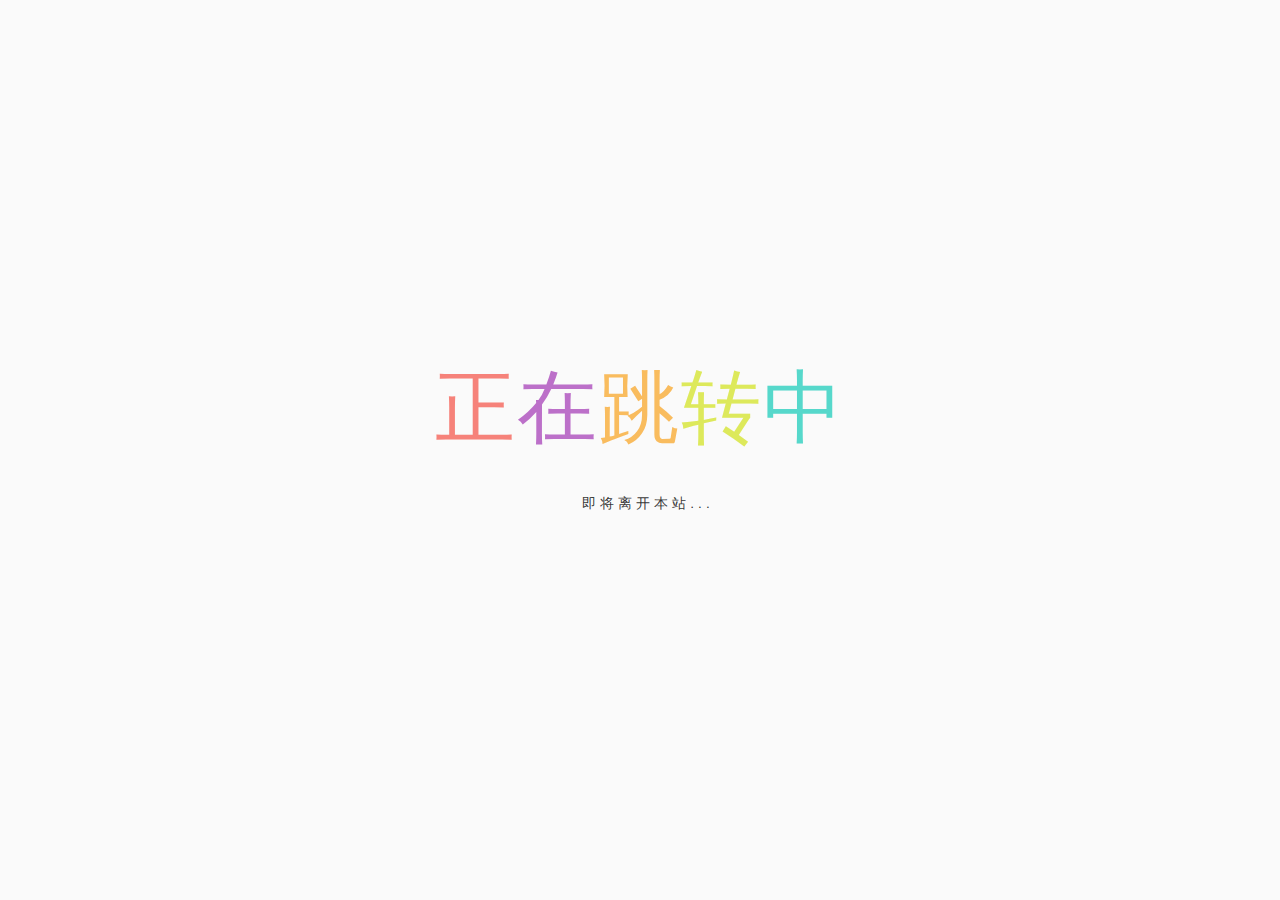
<file: chat/index.html>
<html><head><meta http-equiv="Content-Type" content="text/html; charset=utf8"/><title>联系CC</title><meta itemprop="name" content="联系CC"/><meta itemprop="image" content="https://jsd.cdn.zzko.cn/gh/ccknbc-backup/cdn/logo/logo.png"/><meta name="description" itemprop="description" content="与CC聊天吧"/><meta http-equiv="refresh" content="2; url=https://www.tidio.com/talk/cc"/><style>@charset "utf-8";@import url("https://fonts.googleapis.com/css?family=Fredoka+One|Open+Sans:300");*,:after,:before{box-sizing:border-box}body{font-family:Fredoka One,cursive;font-size:1pc;margin:0}#app{display:-ms-flexbox;display:flex;-ms-flex-pack:center;justify-content:center;-ms-flex-align:center;align-items:center;min-height:100vh;background:hsla(0,0%,98%,.9);overflow:hidden}.text-wrapper{padding:0 1rem;max-width:50rem;width:100%;text-align:center}.text{font-size:5em;text-transform:uppercase;letter-spacing:2px;font-family:"Microsoft YaHei";}.text .letter{position:relative;display:inline-block;transition:all .4s}.text .letter .character{opacity:.65;transition:color .4s;cursor:pointer}.text .letter span{position:absolute;bottom:-1rem;left:.4rem;display:block;width:100%;height:15px}.text .letter span:before{content:'';position:absolute;top:50%;left:50%;width:0;height:0;transform:translate(-50%, -50%);border-radius:50%;background:rgba(0,0,0,.25)}.text .letter:hover .character{color:#fff!important}.text.part1 .letter:nth-child(1).poofed{transform-origin:50% 50%;animation:poofing1 1.4s ease-in-out infinite alternate}@keyframes poofing1{0%{transform:rotateZ(0deg) rotateY(0) translateY(0px) scale(1)}50%{transform:rotateZ(0deg) rotateY(360deg) translateY(0px) scale(1)}56%{transform:rotateZ(459deg) rotateY(360deg) translateY(0px) scale(1)}to{transform:rotateZ(459deg) rotateY(360deg) translateY(-700px) scale(0.01)}}.text.part1 .letter:nth-child(1) .character{color:#f44336;animation:wave 1.2s linear infinite;animation-delay:.33333s}.text.part1 .letter:nth-child(1) span:before{animation:shadow 1.2s linear infinite;animation-delay:.33333s}.text.part1 .letter:nth-child(2).poofed{transform-origin:50% 50%;animation:poofing2 1.4s ease-in-out infinite alternate}@keyframes poofing2{0%{transform:rotateZ(0deg) rotateY(0) translateY(0px) scale(1)}50%{transform:rotateZ(0deg) rotateY(360deg) translateY(0px) scale(1)}56%{transform:rotateZ(540deg) rotateY(360deg) translateY(0px) scale(1)}to{transform:rotateZ(540deg) rotateY(360deg) translateY(-700px) scale(0.01)}}.text.part1 .letter:nth-child(2) .character{color:#9c27b0;animation:wave 1.2s linear infinite;animation-delay:.66667s}.text.part1 .letter:nth-child(2) span:before{animation:shadow 1.2s linear infinite;animation-delay:.66667s}.text.part1 .letter:nth-child(3).poofed{transform-origin:50% 50%;animation:poofing3 1.4s ease-in-out infinite alternate}@keyframes poofing3{0%{transform:rotateZ(0deg) rotateY(0) translateY(0px) scale(1)}50%{transform:rotateZ(0deg) rotateY(360deg) translateY(0px) scale(1)}56%{transform:rotateZ(264deg) rotateY(360deg) translateY(0px) scale(1)}to{transform:rotateZ(264deg) rotateY(360deg) translateY(-700px) scale(0.01)}}.text.part1 .letter:nth-child(3) .character{color:#f99b0c;animation:wave 1.2s linear infinite;animation-delay:1s}.text.part1 .letter:nth-child(3) span:before{animation:shadow 1.2s linear infinite;animation-delay:1s}.text.part1 .letter:nth-child(4).poofed{transform-origin:50% 50%;animation:poofing4 1.4s ease-in-out infinite alternate}@keyframes poofing4{0%{transform:rotateZ(0deg) rotateY(0) translateY(0px) scale(1)}50%{transform:rotateZ(0deg) rotateY(360deg) translateY(0px) scale(1)}56%{transform:rotateZ(42deg) rotateY(360deg) translateY(0px) scale(1)}to{transform:rotateZ(42deg) rotateY(360deg) translateY(-700px) scale(0.01)}}.text.part1 .letter:nth-child(4) .character{color:#cee007;animation:wave 1.2s linear infinite;animation-delay:1.33333s}.text.part1 .letter:nth-child(4) span:before{animation:shadow 1.2s linear infinite;animation-delay:1.33333s}.text.part1 .letter:nth-child(5).poofed{transform-origin:50% 50%;animation:poofing5 1.4s ease-in-out infinite alternate}@keyframes poofing5{0%{transform:rotateZ(0deg) rotateY(0) translateY(0px) scale(1)}50%{transform:rotateZ(0deg) rotateY(360deg) translateY(0px) scale(1)}56%{transform:rotateZ(384deg) rotateY(360deg) translateY(0px) scale(1)}to{transform:rotateZ(384deg) rotateY(360deg) translateY(-700px) scale(0.01)}}.text.part1 .letter:nth-child(5) .character{color:#00c6b2;animation:wave 1.2s linear infinite;animation-delay:1.66667s}.text.part1 .letter:nth-child(5) span:before{animation:shadow 1.2s linear infinite;animation-delay:1.66667s}.text.part1 .letter:nth-child(6).poofed{transform-origin:50% 50%;animation:poofing6 1.4s ease-in-out infinite alternate}@keyframes poofing6{0%{transform:rotateZ(0deg) rotateY(0) translateY(0px) scale(1)}50%{transform:rotateZ(0deg) rotateY(360deg) translateY(0px) scale(1)}56%{transform:rotateZ(156deg) rotateY(360deg) translateY(0px) scale(1)}to{transform:rotateZ(156deg) rotateY(360deg) translateY(-700px) scale(0.01)}}.text.part1 .letter:nth-child(6) .character{color:#f44336;animation:wave 1.2s linear infinite;animation-delay:2s}.text.part1 .letter:nth-child(6) span:before{animation:shadow 1.2s linear infinite;animation-delay:2s}.text.part1 .letter:nth-child(7).poofed{transform-origin:50% 50%;animation:poofing7 1.4s ease-in-out infinite alternate}@keyframes poofing7{0%{transform:rotateZ(0deg) rotateY(0) translateY(0px) scale(1)}50%{transform:rotateZ(0deg) rotateY(360deg) translateY(0px) scale(1)}56%{transform:rotateZ(156deg) rotateY(360deg) translateY(0px) scale(1)}to{transform:rotateZ(156deg) rotateY(360deg) translateY(-700px) scale(0.01)}}.text.part1 .letter:nth-child(7) .character{color:#4caf50;animation:wave 1.2s linear infinite;animation-delay:2.5s}.text.part1 .letter:nth-child(7) span:before{animation:shadow 1.2s linear infinite;animation-delay:3s}.text.part2 span:nth-child(1).poofed{animation:sec_poofing1 1.4s ease-in-out infinite alternate}@keyframes sec_poofing1{0%{transform:rotateZ(0deg) rotateY(0) translateY(0px) scale(1)}50%{transform:rotateZ(0deg) rotateY(360deg) translateY(0px) scale(1)}56%{transform:rotateZ(268deg) rotateY(360deg) translateY(0px) scale(1)}to{transform:rotateZ(268deg) rotateY(360deg) translateY(-700px) scale(0.01)}}.text.part2 span:nth-child(1) .character{color:#ff5a5f;animation:wave 1.2s linear infinite;animation-delay:2.33333s}.text.part2 span:nth-child(1) span:before{animation:shadow 1.2s linear infinite;animation-delay:2.33333s}.text.part2 span:nth-child(2).poofed{animation:sec_poofing2 1.4s ease-in-out infinite alternate}@keyframes sec_poofing2{0%{transform:rotateZ(0deg) rotateY(0) translateY(0px) scale(1)}50%{transform:rotateZ(0deg) rotateY(360deg) translateY(0px) scale(1)}56%{transform:rotateZ(135deg) rotateY(360deg) translateY(0px) scale(1)}to{transform:rotateZ(135deg) rotateY(360deg) translateY(-700px) scale(0.01)}}.text.part2 span:nth-child(2) .character{color:#f99b0c;animation:wave 1.2s linear infinite;animation-delay:2.66667s}.text.part2 span:nth-child(2) span:before{animation:shadow 1.2s linear infinite;animation-delay:2.66667s}.text.part2 span:nth-child(3).poofed{animation:sec_poofing3 1.4s ease-in-out infinite alternate}@keyframes sec_poofing3{0%{transform:rotateZ(0deg) rotateY(0) translateY(0px) scale(1)}50%{transform:rotateZ(0deg) rotateY(360deg) translateY(0px) scale(1)}56%{transform:rotateZ(442deg) rotateY(360deg) translateY(0px) scale(1)}to{transform:rotateZ(442deg) rotateY(360deg) translateY(-700px) scale(0.01)}}.text.part2 span:nth-child(3) .character{color:#cee007;animation:wave 1.2s linear infinite;animation-delay:3s}.text.part2 span:nth-child(3) span:before{animation:shadow 1.2s linear infinite;animation-delay:3s}.text.part2 span:nth-child(4).poofed{animation:sec_poofing4 1.4s ease-in-out infinite alternate}@keyframes sec_poofing4{0%{transform:rotateZ(0deg) rotateY(0) translateY(0px) scale(1)}50%{transform:rotateZ(0deg) rotateY(360deg) translateY(0px) scale(1)}56%{transform:rotateZ(525deg) rotateY(360deg) translateY(0px) scale(1)}to{transform:rotateZ(525deg) rotateY(360deg) translateY(-700px) scale(0.01)}}.text.part2 span:nth-child(4) .character{color:#00c6b2;animation:wave 1.2s linear infinite;animation-delay:3.33333s}.text.part2 span:nth-child(4) span:before{animation:shadow 1.2s linear infinite;animation-delay:3.33333s}.text.part2 span:nth-child(5).poofed{animation:sec_poofing5 1.4s ease-in-out infinite alternate}@keyframes sec_poofing5{0%{transform:rotateZ(0deg) rotateY(0) translateY(0px) scale(1)}50%{transform:rotateZ(0deg) rotateY(360deg) translateY(0px) scale(1)}56%{transform:rotateZ(419deg) rotateY(360deg) translateY(0px) scale(1)}to{transform:rotateZ(419deg) rotateY(360deg) translateY(-700px) scale(0.01)}}.text.part2 span:nth-child(5) .character{color:#4e2a84;animation:wave 1.2s linear infinite;animation-delay:3.66667s}.text.part2 span:nth-child(5) span:before{animation:shadow 1.2s linear infinite;animation-delay:3.66667s}.text.part2 span:nth-child(6).poofed{animation:sec_poofing6 1.4s ease-in-out infinite alternate}@keyframes sec_poofing6{0%{transform:rotateZ(0deg) rotateY(0) translateY(0px) scale(1)}50%{transform:rotateZ(0deg) rotateY(360deg) translateY(0px) scale(1)}56%{transform:rotateZ(246deg) rotateY(360deg) translateY(0px) scale(1)}to{transform:rotateZ(246deg) rotateY(360deg) translateY(-700px) scale(0.01)}}.text.part2 span:nth-child(6) .character{color:#9c27b0;animation:wave 1.2s linear infinite;animation-delay:4s}.text.part2 span:nth-child(6) span:before{animation:shadow 1.2s linear infinite;animation-delay:4s}.text.part2 span:nth-child(7).poofed{animation:sec_poofing7 1.4s ease-in-out infinite alternate}@keyframes sec_poofing7{0%{transform:rotateZ(0deg) rotateY(0) translateY(0px) scale(1)}50%{transform:rotateZ(0deg) rotateY(360deg) translateY(0px) scale(1)}56%{transform:rotateZ(206deg) rotateY(360deg) translateY(0px) scale(1)}to{transform:rotateZ(206deg) rotateY(360deg) translateY(-700px) scale(0.01)}}.text.part2 span:nth-child(7) .character{color:#f99b0c;animation:wave 1.2s linear infinite;animation-delay:4.33333s}.text.part2 span:nth-child(7) span:before{animation:shadow 1.2s linear infinite;animation-delay:4.33333s}.text.part2 span:nth-child(8).poofed{animation:sec_poofing8 1.4s ease-in-out infinite alternate}@keyframes sec_poofing8{0%{transform:rotateZ(0deg) rotateY(0) translateY(0px) scale(1)}50%{transform:rotateZ(0deg) rotateY(360deg) translateY(0px) scale(1)}56%{transform:rotateZ(60deg) rotateY(360deg) translateY(0px) scale(1)}to{transform:rotateZ(60deg) rotateY(360deg) translateY(-700px) scale(0.01)}}.text.part2 span:nth-child(8) .character{color:#cee007;animation:wave 1.2s linear infinite;animation-delay:4.66667s}.text.part2 span:nth-child(8) span:before{animation:shadow 1.2s linear infinite;animation-delay:4.66667s}.text.part2 span:nth-child(9).poofed{animation:sec_poofing9 1.4s ease-in-out infinite alternate}@keyframes sec_poofing9{0%{transform:rotateZ(0deg) rotateY(0) translateY(0px) scale(1)}50%{transform:rotateZ(0deg) rotateY(360deg) translateY(0px) scale(1)}56%{transform:rotateZ(496deg) rotateY(360deg) translateY(0px) scale(1)}to{transform:rotateZ(496deg) rotateY(360deg) translateY(-700px) scale(0.01)}}.text.part2 span:nth-child(9) .character{color:#00c6b2;animation:wave 1.2s linear infinite;animation-delay:5s}.text.part2 span:nth-child(9) span:before{animation:shadow 1.2s linear infinite;animation-delay:5s}@keyframes wave{0%{transform:translateY(0)}50%{transform:translateY(-10px)}to{transform:translateY(0)}}@keyframes shadow{0%{width:0;height:0}50%{width:100%;height:100%}to{width:0;height:0}}.how-to{margin:2rem 0 2rem 1rem;font-family:Opens Sans,sans-serif;font-weight:300;font-size:.85em;letter-spacing:4px;color:rgba(0,0,0,.8)}@keyframes rotate{0%{transform:rotateZ(0) scale(0.7)}to{transform:rotateZ(360deg) scale(0.7)}}@media only screen and (max-width:767px){.text{font-size:6em}.text .letter span{bottom:.5rem}}@media only screen and (max-width:480px){.text{font-size:7em}.text .letter span{bottom:0}}
@media screen and (max-device-width: 800px) {
    .text-wrapper{max-width: 100%;}
    .text{font-size:9rem;}
    .how-to{font-size:2.5rem;margin: 7rem 0 2rem 1rem;}
}</style></head><body><div id="app"><div class="text-wrapper"><div class="text part1"><div><span class="letter"><div class="character">正</div><span></span></span><span class="letter"><div class="character">在</div><span></span></span><span class="letter"><div class="character">跳</div><span></span></span><span class="letter"><div class="character">转</div><span></span></span><span class="letter"><div class="character">中</div><span></span></span></div></div><div class="how-to"><span>即将离开本站...</span></div></div></div></body></html>
</file>
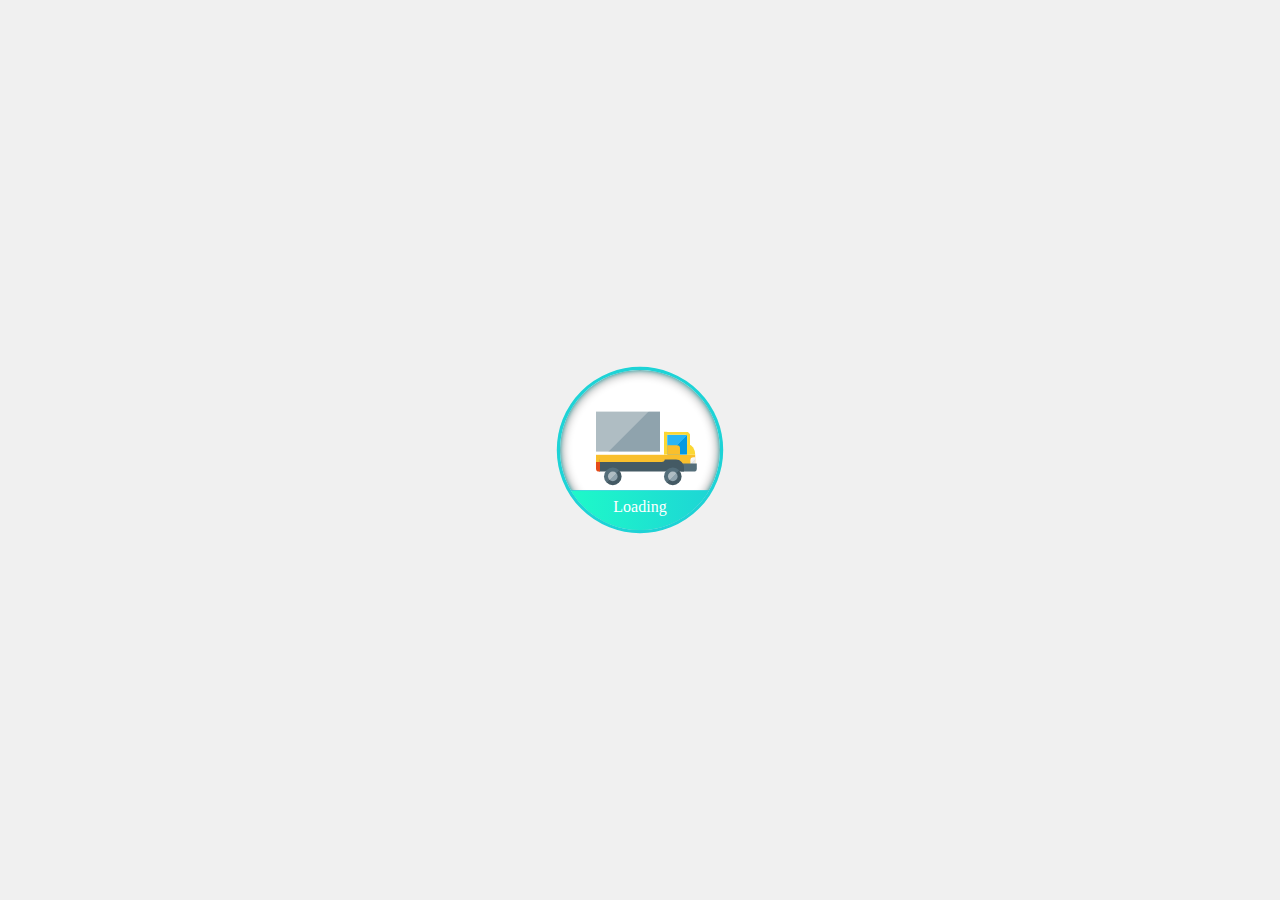
<file: lete/index.html>
<!DOCTYPE html><html lang="zh-cn"><head><meta charset="UTF-8"><title>Lete乐特</title><meta itemprop="name" content="Lete乐特"><meta itemprop="image" content="https://www.lete114.top/img/avatar.png"><meta name="description" itemprop="description" content="我相信我可以，但我一直在路上，所以我有无限的可能！！"><meta http-equiv="refresh" content="2; url=https://www.lete114.top/"><style>body{padding:0;margin:0;background-color:#f0f0f0;font-family:'Segoe UI'}.loader-wrapper{position:fixed;z-index:1090;height:100vh;width:100vw;background-color:rgba(240,240,240,.5)}.truck-wrapper{height:200px;width:200px;border:4px solid #1dd3d6;position:absolute;top:50%;left:50%;transform:translateX(-50%) translateY(-50%) scale(.8);background:#fff;animation:bg .5s linear infinite;border-radius:100%;overflow:hidden;box-shadow:inset 0 0 10px 4px rgba(0,0,0,.3),inset 0 0 5px 0 #1dd3d6}.truck-wrapper:after{content:'Loading';font-size:20px;position:absolute;bottom:0;text-align:center;width:100%;border-top:1px solid #1dd3d6;background:#1efcc8;background:-moz-linear-gradient(left,rgba(30,252,200,1) 0,rgba(29,211,214,1) 100%);background:-webkit-linear-gradient(left,rgba(30,252,200,1) 0,rgba(29,211,214,1) 100%);background:linear-gradient(to right,rgba(30,252,200,1) 0,rgba(29,211,214,1) 100%);color:#fff;padding-top:8px;padding-bottom:18px;animation:bg 3s linear infinite}.truck{height:110px;width:150px;position:absolute;bottom:48px;left:calc(50% + 10px);transform:translateX(-50%)}.truck>.truck-container{background:#afbdc3;background:-moz-linear-gradient(-45deg,rgba(175,189,195,1) 0,rgba(175,189,195,1) 50%,rgba(143,163,173,1) 51%,rgba(143,163,173,1) 100%);background:-webkit-linear-gradient(-45deg,rgba(175,189,195,1) 0,rgba(175,189,195,1) 50%,rgba(143,163,173,1) 51%,rgba(143,163,173,1) 100%);background:linear-gradient(135deg,rgba(175,189,195,1) 0,rgba(175,189,195,1) 50%,rgba(143,163,173,1) 51%,rgba(143,163,173,1) 100%);height:50px;width:80px;position:absolute;top:10px;left:10px;animation:container .4s linear infinite}.truck>.glases{background:#28b5f5;background:-moz-linear-gradient(-45deg,rgba(40,181,245,1) 0,rgba(40,181,245,1) 50%,rgba(2,153,227,1) 52%,rgba(2,153,227,1) 100%);background:-webkit-linear-gradient(-45deg,rgba(40,181,245,1) 0,rgba(40,181,245,1) 50%,rgba(2,153,227,1) 52%,rgba(2,153,227,1) 100%);background:linear-gradient(135deg,rgba(40,181,245,1) 0,rgba(40,181,245,1) 50%,rgba(2,153,227,1) 52%,rgba(2,153,227,1) 100%);position:absolute;height:25px;width:25px;border:4px solid #fbd734;border-bottom:none;top:35px;left:95px;border-top-right-radius:6px;animation:updown-half .4s linear infinite}.truck>.glases:after{content:'';display:block;background-color:#fbd734;height:13px;width:10px;position:absolute;right:-10px;bottom:0;border-radius:10px/15px;border-bottom-right-radius:0;border-bottom-left-radius:0;border-top-left-radius:0}.truck>.glases:before{content:'';display:block;background-color:#f9bf2c;height:12px;width:16px;position:absolute;left:0;bottom:0;border-top-right-radius:4px}.truck>.bonet{background-color:#f9bf2c;position:absolute;width:124px;height:15px;top:64px;left:10px;z-index:-1;animation:updown .4s linear infinite}.truck>.bonet:after{content:'';display:block;background:#fff;background:-moz-linear-gradient(-45deg,rgba(255,255,255,1) 0,rgba(241,241,241,1) 50%,rgba(225,225,225,1) 51%,rgba(246,246,246,1) 100%);background:-webkit-linear-gradient(-45deg,rgba(255,255,255,1) 0,rgba(241,241,241,1) 50%,rgba(225,225,225,1) 51%,rgba(246,246,246,1) 100%);background:linear-gradient(135deg,rgba(255,255,255,1) 0,rgba(241,241,241,1) 50%,rgba(225,225,225,1) 51%,rgba(246,246,246,1) 100%);height:10px;width:6px;position:absolute;right:0;bottom:2px;border-top-left-radius:4px}.truck>.base{position:absolute;background-color:#445a64;width:106px;height:15px;border-top-right-radius:10px;top:70px;left:14px;animation:updown .4s linear infinite}.truck>.base:before{content:'';display:block;background-color:#e54a18;height:12px;width:5px;position:absolute;left:-4px;bottom:0;border-bottom-left-radius:4px}.truck>.base:after{content:'';display:block;background-color:RGB(84,110,122);height:10px;width:20px;position:absolute;right:-16px;bottom:0;border-bottom-right-radius:4px;z-index:-1}.truck>.base-aux{width:82px;height:8px;background-color:#f9bf2c;position:absolute;top:65px;left:14px;border-bottom-right-radius:4px;animation:updown .4s linear infinite}.truck>.wheel-back{left:20px}.truck>.wheel-front{left:95px}.truck>.wheel-back,.truck>.wheel-front{border-radius:100%;position:absolute;background:#546e7a;background:-moz-linear-gradient(-45deg,rgba(84,110,122,1) 0,rgba(84,110,122,1) 49%,rgba(68,90,100,1) 52%,rgba(68,90,100,1) 100%);background:-webkit-linear-gradient(-45deg,rgba(84,110,122,1) 0,rgba(84,110,122,1) 49%,rgba(68,90,100,1) 52%,rgba(68,90,100,1) 100%);background:linear-gradient(135deg,rgba(84,110,122,1) 0,rgba(84,110,122,1) 49%,rgba(68,90,100,1) 52%,rgba(68,90,100,1) 100%);top:80px;height:22px;width:22px;animation:spin .6s linear infinite}.truck>.wheel-back:before,.truck>.wheel-front:before{content:'';border-radius:100%;left:5px;top:5px;position:absolute;background:#afbdc3;background:-moz-linear-gradient(-45deg,rgba(175,189,195,1) 0,rgba(175,189,195,1) 50%,rgba(143,163,173,1) 51%,rgba(143,163,173,1) 100%);background:-webkit-linear-gradient(-45deg,rgba(175,189,195,1) 0,rgba(175,189,195,1) 50%,rgba(143,163,173,1) 51%,rgba(143,163,173,1) 100%);background:linear-gradient(135deg,rgba(175,189,195,1) 0,rgba(175,189,195,1) 50%,rgba(143,163,173,1) 51%,rgba(143,163,173,1) 100%);height:12px;width:12px}@keyframes spin{50%{top:81px}100%{transform:rotate(360deg)}}@keyframes container{30%{transform:rotate(1deg)}50%{top:11px}70%{top:10px;transform:rotate(-1deg)}}.truck>.smoke{position:absolute;background-color:#afbdc3;border-radius:100%;width:8px;height:8px;top:90px;left:6px;animation:fade .4s linear infinite;opacity:0}.truck>.smoke:after{content:'';position:absolute;background-color:RGB(143,163,173);border-radius:100%;width:6px;height:6px;top:-4px;left:4px}.truck>.smoke:before{content:'';position:absolute;background-color:RGB(143,163,173);border-radius:100%;width:4px;height:4px;top:-2px;left:0}@keyframes fade{30%{opacity:.3;left:7px}50%{opacity:.5;left:6px}70%{opacity:.1;left:4px}90%{opacity:.4;left:2px}}@keyframes bg{from{background-position-x:0}to{background-position-x:-400px}}@keyframes updown{50%{transform:translateY(-20%)}70%{transform:translateY(-10%)}}@keyframes updown-half{50%{transform:translateY(-10%)}70%{transform:translateY(-5%)}}</style></head><body><div class="loader-wrapper"><div class="truck-wrapper"><div class="truck"><div class="truck-container"></div><div class="glases"></div><div class="bonet"></div><div class="base"></div><div class="base-aux"></div><div class="wheel-back"></div><div class="wheel-front"></div><div class="smoke"></div></div></div></div></body></html>
</file>
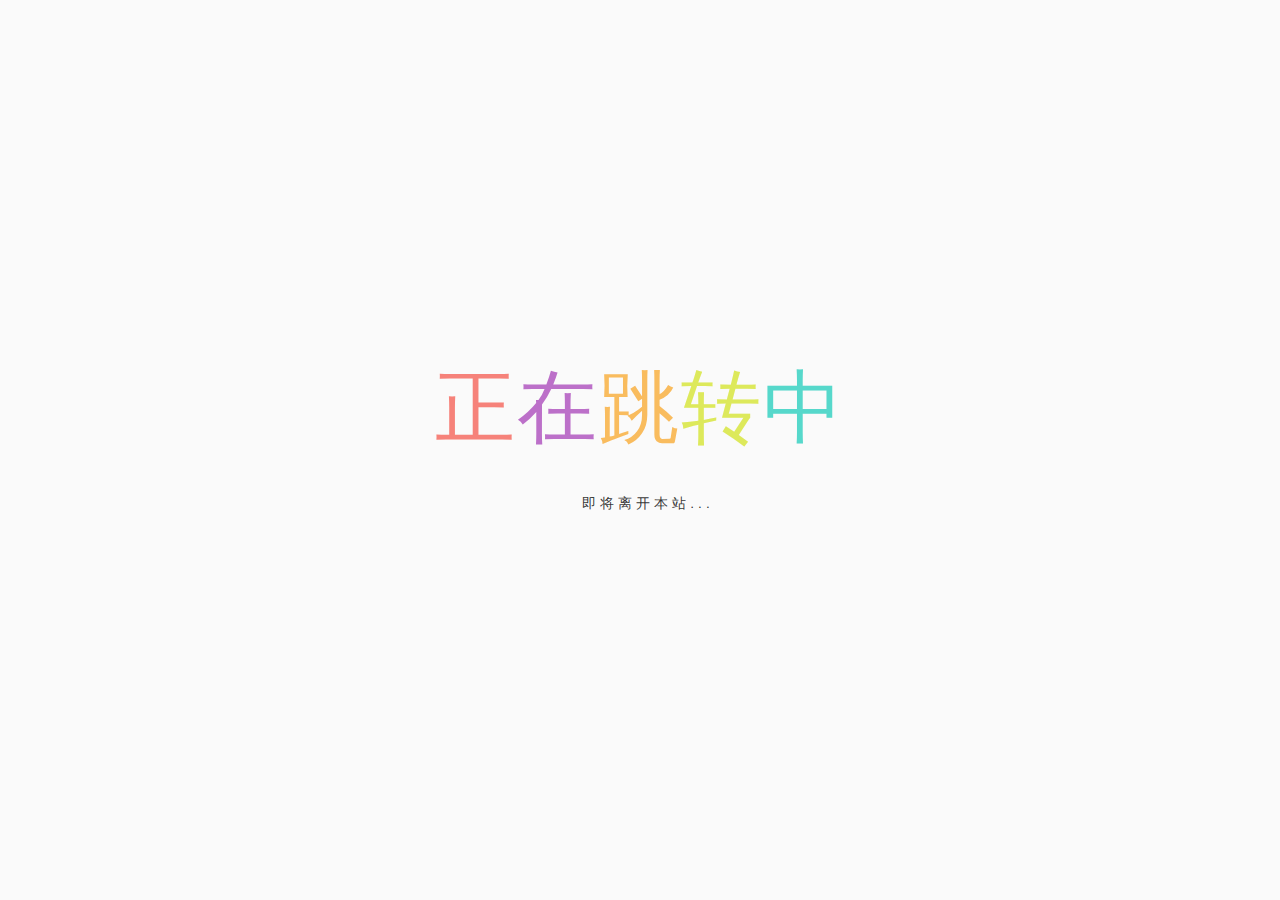
<file: nav/index.html>
<html><head><meta http-equiv="Content-Type" content="text/html; charset=utf8"/><title>CC的导航站</title><meta itemprop="name" content="CC的导航站"/><meta itemprop="image" content="https://jsd.cdn.zzko.cn/gh/ccknbc-backup/cdn/logo/logo.png"/><meta name="description" itemprop="description" content="CC的导航站"/><meta http-equiv="refresh" content="2; url=https://daohang.ccknbc.cc/"/><style>@charset "utf-8";@import url("https://fonts.googleapis.com/css?family=Fredoka+One|Open+Sans:300");*,:after,:before{box-sizing:border-box}body{font-family:Fredoka One,cursive;font-size:1pc;margin:0}#app{display:-ms-flexbox;display:flex;-ms-flex-pack:center;justify-content:center;-ms-flex-align:center;align-items:center;min-height:100vh;background:hsla(0,0%,98%,.9);overflow:hidden}.text-wrapper{padding:0 1rem;max-width:50rem;width:100%;text-align:center}.text{font-size:5em;text-transform:uppercase;letter-spacing:2px;font-family:"Microsoft YaHei";}.text .letter{position:relative;display:inline-block;transition:all .4s}.text .letter .character{opacity:.65;transition:color .4s;cursor:pointer}.text .letter span{position:absolute;bottom:-1rem;left:.4rem;display:block;width:100%;height:15px}.text .letter span:before{content:'';position:absolute;top:50%;left:50%;width:0;height:0;transform:translate(-50%, -50%);border-radius:50%;background:rgba(0,0,0,.25)}.text .letter:hover .character{color:#fff!important}.text.part1 .letter:nth-child(1).poofed{transform-origin:50% 50%;animation:poofing1 1.4s ease-in-out infinite alternate}@keyframes poofing1{0%{transform:rotateZ(0deg) rotateY(0) translateY(0px) scale(1)}50%{transform:rotateZ(0deg) rotateY(360deg) translateY(0px) scale(1)}56%{transform:rotateZ(459deg) rotateY(360deg) translateY(0px) scale(1)}to{transform:rotateZ(459deg) rotateY(360deg) translateY(-700px) scale(0.01)}}.text.part1 .letter:nth-child(1) .character{color:#f44336;animation:wave 1.2s linear infinite;animation-delay:.33333s}.text.part1 .letter:nth-child(1) span:before{animation:shadow 1.2s linear infinite;animation-delay:.33333s}.text.part1 .letter:nth-child(2).poofed{transform-origin:50% 50%;animation:poofing2 1.4s ease-in-out infinite alternate}@keyframes poofing2{0%{transform:rotateZ(0deg) rotateY(0) translateY(0px) scale(1)}50%{transform:rotateZ(0deg) rotateY(360deg) translateY(0px) scale(1)}56%{transform:rotateZ(540deg) rotateY(360deg) translateY(0px) scale(1)}to{transform:rotateZ(540deg) rotateY(360deg) translateY(-700px) scale(0.01)}}.text.part1 .letter:nth-child(2) .character{color:#9c27b0;animation:wave 1.2s linear infinite;animation-delay:.66667s}.text.part1 .letter:nth-child(2) span:before{animation:shadow 1.2s linear infinite;animation-delay:.66667s}.text.part1 .letter:nth-child(3).poofed{transform-origin:50% 50%;animation:poofing3 1.4s ease-in-out infinite alternate}@keyframes poofing3{0%{transform:rotateZ(0deg) rotateY(0) translateY(0px) scale(1)}50%{transform:rotateZ(0deg) rotateY(360deg) translateY(0px) scale(1)}56%{transform:rotateZ(264deg) rotateY(360deg) translateY(0px) scale(1)}to{transform:rotateZ(264deg) rotateY(360deg) translateY(-700px) scale(0.01)}}.text.part1 .letter:nth-child(3) .character{color:#f99b0c;animation:wave 1.2s linear infinite;animation-delay:1s}.text.part1 .letter:nth-child(3) span:before{animation:shadow 1.2s linear infinite;animation-delay:1s}.text.part1 .letter:nth-child(4).poofed{transform-origin:50% 50%;animation:poofing4 1.4s ease-in-out infinite alternate}@keyframes poofing4{0%{transform:rotateZ(0deg) rotateY(0) translateY(0px) scale(1)}50%{transform:rotateZ(0deg) rotateY(360deg) translateY(0px) scale(1)}56%{transform:rotateZ(42deg) rotateY(360deg) translateY(0px) scale(1)}to{transform:rotateZ(42deg) rotateY(360deg) translateY(-700px) scale(0.01)}}.text.part1 .letter:nth-child(4) .character{color:#cee007;animation:wave 1.2s linear infinite;animation-delay:1.33333s}.text.part1 .letter:nth-child(4) span:before{animation:shadow 1.2s linear infinite;animation-delay:1.33333s}.text.part1 .letter:nth-child(5).poofed{transform-origin:50% 50%;animation:poofing5 1.4s ease-in-out infinite alternate}@keyframes poofing5{0%{transform:rotateZ(0deg) rotateY(0) translateY(0px) scale(1)}50%{transform:rotateZ(0deg) rotateY(360deg) translateY(0px) scale(1)}56%{transform:rotateZ(384deg) rotateY(360deg) translateY(0px) scale(1)}to{transform:rotateZ(384deg) rotateY(360deg) translateY(-700px) scale(0.01)}}.text.part1 .letter:nth-child(5) .character{color:#00c6b2;animation:wave 1.2s linear infinite;animation-delay:1.66667s}.text.part1 .letter:nth-child(5) span:before{animation:shadow 1.2s linear infinite;animation-delay:1.66667s}.text.part1 .letter:nth-child(6).poofed{transform-origin:50% 50%;animation:poofing6 1.4s ease-in-out infinite alternate}@keyframes poofing6{0%{transform:rotateZ(0deg) rotateY(0) translateY(0px) scale(1)}50%{transform:rotateZ(0deg) rotateY(360deg) translateY(0px) scale(1)}56%{transform:rotateZ(156deg) rotateY(360deg) translateY(0px) scale(1)}to{transform:rotateZ(156deg) rotateY(360deg) translateY(-700px) scale(0.01)}}.text.part1 .letter:nth-child(6) .character{color:#f44336;animation:wave 1.2s linear infinite;animation-delay:2s}.text.part1 .letter:nth-child(6) span:before{animation:shadow 1.2s linear infinite;animation-delay:2s}.text.part1 .letter:nth-child(7).poofed{transform-origin:50% 50%;animation:poofing7 1.4s ease-in-out infinite alternate}@keyframes poofing7{0%{transform:rotateZ(0deg) rotateY(0) translateY(0px) scale(1)}50%{transform:rotateZ(0deg) rotateY(360deg) translateY(0px) scale(1)}56%{transform:rotateZ(156deg) rotateY(360deg) translateY(0px) scale(1)}to{transform:rotateZ(156deg) rotateY(360deg) translateY(-700px) scale(0.01)}}.text.part1 .letter:nth-child(7) .character{color:#4caf50;animation:wave 1.2s linear infinite;animation-delay:2.5s}.text.part1 .letter:nth-child(7) span:before{animation:shadow 1.2s linear infinite;animation-delay:3s}.text.part2 span:nth-child(1).poofed{animation:sec_poofing1 1.4s ease-in-out infinite alternate}@keyframes sec_poofing1{0%{transform:rotateZ(0deg) rotateY(0) translateY(0px) scale(1)}50%{transform:rotateZ(0deg) rotateY(360deg) translateY(0px) scale(1)}56%{transform:rotateZ(268deg) rotateY(360deg) translateY(0px) scale(1)}to{transform:rotateZ(268deg) rotateY(360deg) translateY(-700px) scale(0.01)}}.text.part2 span:nth-child(1) .character{color:#ff5a5f;animation:wave 1.2s linear infinite;animation-delay:2.33333s}.text.part2 span:nth-child(1) span:before{animation:shadow 1.2s linear infinite;animation-delay:2.33333s}.text.part2 span:nth-child(2).poofed{animation:sec_poofing2 1.4s ease-in-out infinite alternate}@keyframes sec_poofing2{0%{transform:rotateZ(0deg) rotateY(0) translateY(0px) scale(1)}50%{transform:rotateZ(0deg) rotateY(360deg) translateY(0px) scale(1)}56%{transform:rotateZ(135deg) rotateY(360deg) translateY(0px) scale(1)}to{transform:rotateZ(135deg) rotateY(360deg) translateY(-700px) scale(0.01)}}.text.part2 span:nth-child(2) .character{color:#f99b0c;animation:wave 1.2s linear infinite;animation-delay:2.66667s}.text.part2 span:nth-child(2) span:before{animation:shadow 1.2s linear infinite;animation-delay:2.66667s}.text.part2 span:nth-child(3).poofed{animation:sec_poofing3 1.4s ease-in-out infinite alternate}@keyframes sec_poofing3{0%{transform:rotateZ(0deg) rotateY(0) translateY(0px) scale(1)}50%{transform:rotateZ(0deg) rotateY(360deg) translateY(0px) scale(1)}56%{transform:rotateZ(442deg) rotateY(360deg) translateY(0px) scale(1)}to{transform:rotateZ(442deg) rotateY(360deg) translateY(-700px) scale(0.01)}}.text.part2 span:nth-child(3) .character{color:#cee007;animation:wave 1.2s linear infinite;animation-delay:3s}.text.part2 span:nth-child(3) span:before{animation:shadow 1.2s linear infinite;animation-delay:3s}.text.part2 span:nth-child(4).poofed{animation:sec_poofing4 1.4s ease-in-out infinite alternate}@keyframes sec_poofing4{0%{transform:rotateZ(0deg) rotateY(0) translateY(0px) scale(1)}50%{transform:rotateZ(0deg) rotateY(360deg) translateY(0px) scale(1)}56%{transform:rotateZ(525deg) rotateY(360deg) translateY(0px) scale(1)}to{transform:rotateZ(525deg) rotateY(360deg) translateY(-700px) scale(0.01)}}.text.part2 span:nth-child(4) .character{color:#00c6b2;animation:wave 1.2s linear infinite;animation-delay:3.33333s}.text.part2 span:nth-child(4) span:before{animation:shadow 1.2s linear infinite;animation-delay:3.33333s}.text.part2 span:nth-child(5).poofed{animation:sec_poofing5 1.4s ease-in-out infinite alternate}@keyframes sec_poofing5{0%{transform:rotateZ(0deg) rotateY(0) translateY(0px) scale(1)}50%{transform:rotateZ(0deg) rotateY(360deg) translateY(0px) scale(1)}56%{transform:rotateZ(419deg) rotateY(360deg) translateY(0px) scale(1)}to{transform:rotateZ(419deg) rotateY(360deg) translateY(-700px) scale(0.01)}}.text.part2 span:nth-child(5) .character{color:#4e2a84;animation:wave 1.2s linear infinite;animation-delay:3.66667s}.text.part2 span:nth-child(5) span:before{animation:shadow 1.2s linear infinite;animation-delay:3.66667s}.text.part2 span:nth-child(6).poofed{animation:sec_poofing6 1.4s ease-in-out infinite alternate}@keyframes sec_poofing6{0%{transform:rotateZ(0deg) rotateY(0) translateY(0px) scale(1)}50%{transform:rotateZ(0deg) rotateY(360deg) translateY(0px) scale(1)}56%{transform:rotateZ(246deg) rotateY(360deg) translateY(0px) scale(1)}to{transform:rotateZ(246deg) rotateY(360deg) translateY(-700px) scale(0.01)}}.text.part2 span:nth-child(6) .character{color:#9c27b0;animation:wave 1.2s linear infinite;animation-delay:4s}.text.part2 span:nth-child(6) span:before{animation:shadow 1.2s linear infinite;animation-delay:4s}.text.part2 span:nth-child(7).poofed{animation:sec_poofing7 1.4s ease-in-out infinite alternate}@keyframes sec_poofing7{0%{transform:rotateZ(0deg) rotateY(0) translateY(0px) scale(1)}50%{transform:rotateZ(0deg) rotateY(360deg) translateY(0px) scale(1)}56%{transform:rotateZ(206deg) rotateY(360deg) translateY(0px) scale(1)}to{transform:rotateZ(206deg) rotateY(360deg) translateY(-700px) scale(0.01)}}.text.part2 span:nth-child(7) .character{color:#f99b0c;animation:wave 1.2s linear infinite;animation-delay:4.33333s}.text.part2 span:nth-child(7) span:before{animation:shadow 1.2s linear infinite;animation-delay:4.33333s}.text.part2 span:nth-child(8).poofed{animation:sec_poofing8 1.4s ease-in-out infinite alternate}@keyframes sec_poofing8{0%{transform:rotateZ(0deg) rotateY(0) translateY(0px) scale(1)}50%{transform:rotateZ(0deg) rotateY(360deg) translateY(0px) scale(1)}56%{transform:rotateZ(60deg) rotateY(360deg) translateY(0px) scale(1)}to{transform:rotateZ(60deg) rotateY(360deg) translateY(-700px) scale(0.01)}}.text.part2 span:nth-child(8) .character{color:#cee007;animation:wave 1.2s linear infinite;animation-delay:4.66667s}.text.part2 span:nth-child(8) span:before{animation:shadow 1.2s linear infinite;animation-delay:4.66667s}.text.part2 span:nth-child(9).poofed{animation:sec_poofing9 1.4s ease-in-out infinite alternate}@keyframes sec_poofing9{0%{transform:rotateZ(0deg) rotateY(0) translateY(0px) scale(1)}50%{transform:rotateZ(0deg) rotateY(360deg) translateY(0px) scale(1)}56%{transform:rotateZ(496deg) rotateY(360deg) translateY(0px) scale(1)}to{transform:rotateZ(496deg) rotateY(360deg) translateY(-700px) scale(0.01)}}.text.part2 span:nth-child(9) .character{color:#00c6b2;animation:wave 1.2s linear infinite;animation-delay:5s}.text.part2 span:nth-child(9) span:before{animation:shadow 1.2s linear infinite;animation-delay:5s}@keyframes wave{0%{transform:translateY(0)}50%{transform:translateY(-10px)}to{transform:translateY(0)}}@keyframes shadow{0%{width:0;height:0}50%{width:100%;height:100%}to{width:0;height:0}}.how-to{margin:2rem 0 2rem 1rem;font-family:Opens Sans,sans-serif;font-weight:300;font-size:.85em;letter-spacing:4px;color:rgba(0,0,0,.8)}@keyframes rotate{0%{transform:rotateZ(0) scale(0.7)}to{transform:rotateZ(360deg) scale(0.7)}}@media only screen and (max-width:767px){.text{font-size:6em}.text .letter span{bottom:.5rem}}@media only screen and (max-width:480px){.text{font-size:7em}.text .letter span{bottom:0}}
@media screen and (max-device-width: 800px) {
    .text-wrapper{max-width: 100%;}
    .text{font-size:9rem;}
    .how-to{font-size:2.5rem;margin: 7rem 0 2rem 1rem;}
}</style></head><body><div id="app"><div class="text-wrapper"><div class="text part1"><div><span class="letter"><div class="character">正</div><span></span></span><span class="letter"><div class="character">在</div><span></span></span><span class="letter"><div class="character">跳</div><span></span></span><span class="letter"><div class="character">转</div><span></span></span><span class="letter"><div class="character">中</div><span></span></span></div></div><div class="how-to"><span>即将离开本站...</span></div></div></div></body></html>
</file>
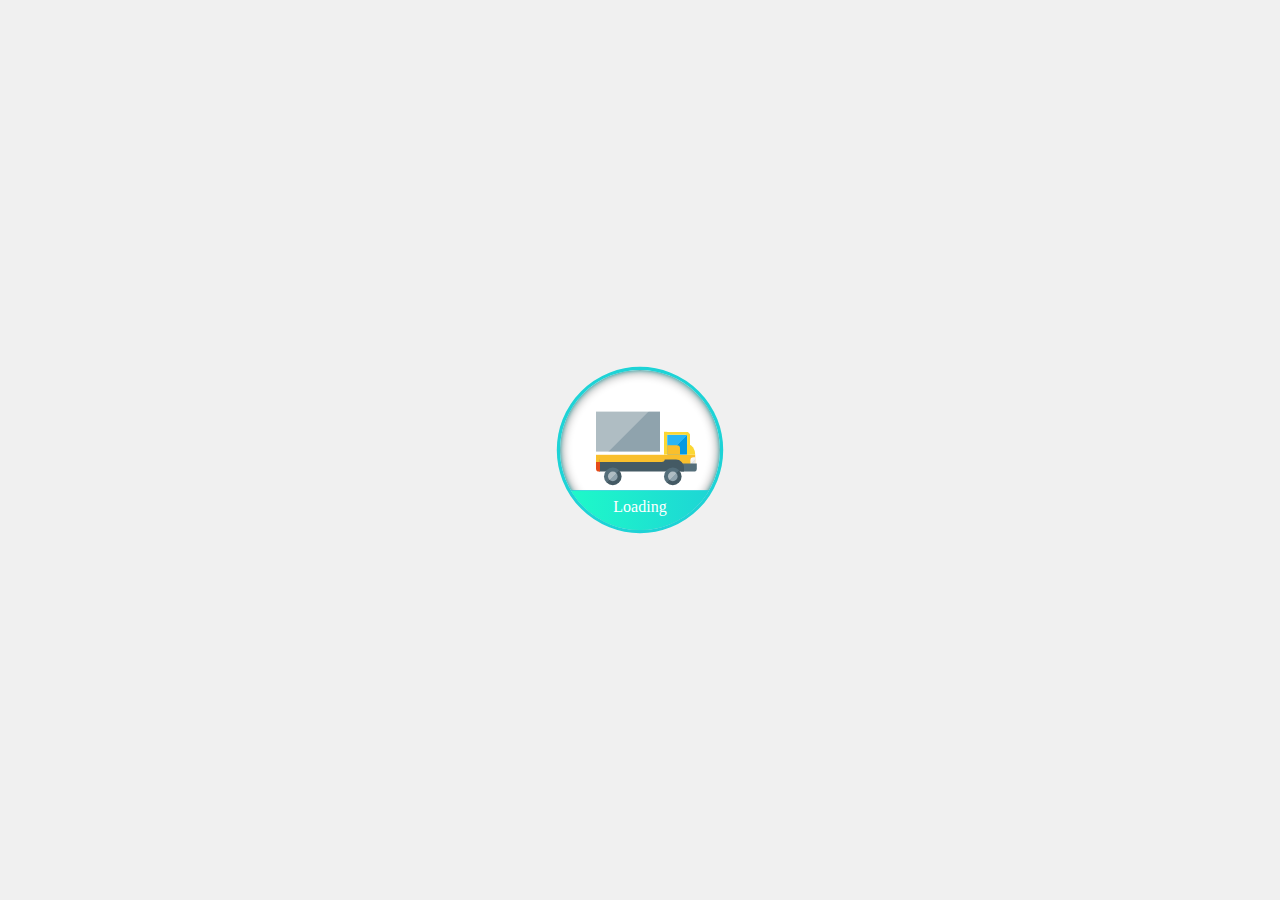
<file: zykj/index.html>
<!DOCTYPE html><html lang="zh-cn"><head><meta charset="UTF-8"><title>卓越科技</title><meta itemprop="name" content="卓越科技"><meta itemprop="image" content="https://jsd.cdn.zzko.cn/gh/zykjofficial/zykjhome.github.io@master/img/Avatar.png"><meta name="description" itemprop="description" content="Remarkable life,for science and technology."><meta http-equiv="refresh" content="2; url=https://zykjofficial.top/"><style>body{padding:0;margin:0;background-color:#f0f0f0;font-family:'Segoe UI'}.loader-wrapper{position:fixed;z-index:1090;height:100vh;width:100vw;background-color:rgba(240,240,240,.5)}.truck-wrapper{height:200px;width:200px;border:4px solid #1dd3d6;position:absolute;top:50%;left:50%;transform:translateX(-50%) translateY(-50%) scale(.8);background:#fff;animation:bg .5s linear infinite;border-radius:100%;overflow:hidden;box-shadow:inset 0 0 10px 4px rgba(0,0,0,.3),inset 0 0 5px 0 #1dd3d6}.truck-wrapper:after{content:'Loading';font-size:20px;position:absolute;bottom:0;text-align:center;width:100%;border-top:1px solid #1dd3d6;background:#1efcc8;background:-moz-linear-gradient(left,rgba(30,252,200,1) 0,rgba(29,211,214,1) 100%);background:-webkit-linear-gradient(left,rgba(30,252,200,1) 0,rgba(29,211,214,1) 100%);background:linear-gradient(to right,rgba(30,252,200,1) 0,rgba(29,211,214,1) 100%);color:#fff;padding-top:8px;padding-bottom:18px;animation:bg 3s linear infinite}.truck{height:110px;width:150px;position:absolute;bottom:48px;left:calc(50% + 10px);transform:translateX(-50%)}.truck>.truck-container{background:#afbdc3;background:-moz-linear-gradient(-45deg,rgba(175,189,195,1) 0,rgba(175,189,195,1) 50%,rgba(143,163,173,1) 51%,rgba(143,163,173,1) 100%);background:-webkit-linear-gradient(-45deg,rgba(175,189,195,1) 0,rgba(175,189,195,1) 50%,rgba(143,163,173,1) 51%,rgba(143,163,173,1) 100%);background:linear-gradient(135deg,rgba(175,189,195,1) 0,rgba(175,189,195,1) 50%,rgba(143,163,173,1) 51%,rgba(143,163,173,1) 100%);height:50px;width:80px;position:absolute;top:10px;left:10px;animation:container .4s linear infinite}.truck>.glases{background:#28b5f5;background:-moz-linear-gradient(-45deg,rgba(40,181,245,1) 0,rgba(40,181,245,1) 50%,rgba(2,153,227,1) 52%,rgba(2,153,227,1) 100%);background:-webkit-linear-gradient(-45deg,rgba(40,181,245,1) 0,rgba(40,181,245,1) 50%,rgba(2,153,227,1) 52%,rgba(2,153,227,1) 100%);background:linear-gradient(135deg,rgba(40,181,245,1) 0,rgba(40,181,245,1) 50%,rgba(2,153,227,1) 52%,rgba(2,153,227,1) 100%);position:absolute;height:25px;width:25px;border:4px solid #fbd734;border-bottom:none;top:35px;left:95px;border-top-right-radius:6px;animation:updown-half .4s linear infinite}.truck>.glases:after{content:'';display:block;background-color:#fbd734;height:13px;width:10px;position:absolute;right:-10px;bottom:0;border-radius:10px/15px;border-bottom-right-radius:0;border-bottom-left-radius:0;border-top-left-radius:0}.truck>.glases:before{content:'';display:block;background-color:#f9bf2c;height:12px;width:16px;position:absolute;left:0;bottom:0;border-top-right-radius:4px}.truck>.bonet{background-color:#f9bf2c;position:absolute;width:124px;height:15px;top:64px;left:10px;z-index:-1;animation:updown .4s linear infinite}.truck>.bonet:after{content:'';display:block;background:#fff;background:-moz-linear-gradient(-45deg,rgba(255,255,255,1) 0,rgba(241,241,241,1) 50%,rgba(225,225,225,1) 51%,rgba(246,246,246,1) 100%);background:-webkit-linear-gradient(-45deg,rgba(255,255,255,1) 0,rgba(241,241,241,1) 50%,rgba(225,225,225,1) 51%,rgba(246,246,246,1) 100%);background:linear-gradient(135deg,rgba(255,255,255,1) 0,rgba(241,241,241,1) 50%,rgba(225,225,225,1) 51%,rgba(246,246,246,1) 100%);height:10px;width:6px;position:absolute;right:0;bottom:2px;border-top-left-radius:4px}.truck>.base{position:absolute;background-color:#445a64;width:106px;height:15px;border-top-right-radius:10px;top:70px;left:14px;animation:updown .4s linear infinite}.truck>.base:before{content:'';display:block;background-color:#e54a18;height:12px;width:5px;position:absolute;left:-4px;bottom:0;border-bottom-left-radius:4px}.truck>.base:after{content:'';display:block;background-color:RGB(84,110,122);height:10px;width:20px;position:absolute;right:-16px;bottom:0;border-bottom-right-radius:4px;z-index:-1}.truck>.base-aux{width:82px;height:8px;background-color:#f9bf2c;position:absolute;top:65px;left:14px;border-bottom-right-radius:4px;animation:updown .4s linear infinite}.truck>.wheel-back{left:20px}.truck>.wheel-front{left:95px}.truck>.wheel-back,.truck>.wheel-front{border-radius:100%;position:absolute;background:#546e7a;background:-moz-linear-gradient(-45deg,rgba(84,110,122,1) 0,rgba(84,110,122,1) 49%,rgba(68,90,100,1) 52%,rgba(68,90,100,1) 100%);background:-webkit-linear-gradient(-45deg,rgba(84,110,122,1) 0,rgba(84,110,122,1) 49%,rgba(68,90,100,1) 52%,rgba(68,90,100,1) 100%);background:linear-gradient(135deg,rgba(84,110,122,1) 0,rgba(84,110,122,1) 49%,rgba(68,90,100,1) 52%,rgba(68,90,100,1) 100%);top:80px;height:22px;width:22px;animation:spin .6s linear infinite}.truck>.wheel-back:before,.truck>.wheel-front:before{content:'';border-radius:100%;left:5px;top:5px;position:absolute;background:#afbdc3;background:-moz-linear-gradient(-45deg,rgba(175,189,195,1) 0,rgba(175,189,195,1) 50%,rgba(143,163,173,1) 51%,rgba(143,163,173,1) 100%);background:-webkit-linear-gradient(-45deg,rgba(175,189,195,1) 0,rgba(175,189,195,1) 50%,rgba(143,163,173,1) 51%,rgba(143,163,173,1) 100%);background:linear-gradient(135deg,rgba(175,189,195,1) 0,rgba(175,189,195,1) 50%,rgba(143,163,173,1) 51%,rgba(143,163,173,1) 100%);height:12px;width:12px}@keyframes spin{50%{top:81px}100%{transform:rotate(360deg)}}@keyframes container{30%{transform:rotate(1deg)}50%{top:11px}70%{top:10px;transform:rotate(-1deg)}}.truck>.smoke{position:absolute;background-color:#afbdc3;border-radius:100%;width:8px;height:8px;top:90px;left:6px;animation:fade .4s linear infinite;opacity:0}.truck>.smoke:after{content:'';position:absolute;background-color:RGB(143,163,173);border-radius:100%;width:6px;height:6px;top:-4px;left:4px}.truck>.smoke:before{content:'';position:absolute;background-color:RGB(143,163,173);border-radius:100%;width:4px;height:4px;top:-2px;left:0}@keyframes fade{30%{opacity:.3;left:7px}50%{opacity:.5;left:6px}70%{opacity:.1;left:4px}90%{opacity:.4;left:2px}}@keyframes bg{from{background-position-x:0}to{background-position-x:-400px}}@keyframes updown{50%{transform:translateY(-20%)}70%{transform:translateY(-10%)}}@keyframes updown-half{50%{transform:translateY(-10%)}70%{transform:translateY(-5%)}}</style></head><body><div class="loader-wrapper"><div class="truck-wrapper"><div class="truck"><div class="truck-container"></div><div class="glases"></div><div class="bonet"></div><div class="base"></div><div class="base-aux"></div><div class="wheel-back"></div><div class="wheel-front"></div><div class="smoke"></div></div></div></div></body></html>
</file>
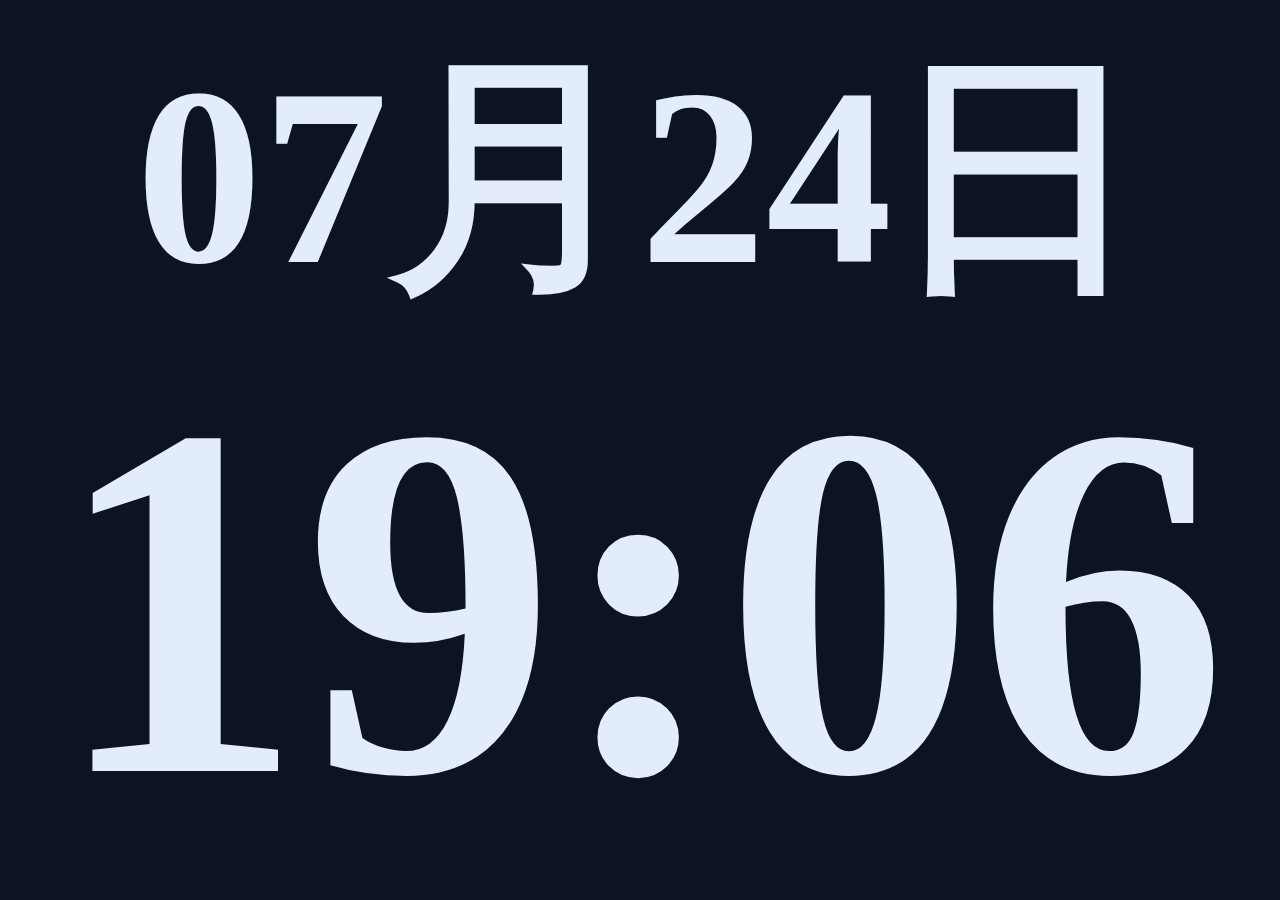
<file: clock.html>
<html lang="en"><head><meta charset="UTF-8"><meta name="viewport" content="width=device-width,initial-scale=1"><title>时钟 - CC康纳百川</title><style>body {
background: #0d1320;
overflow: hidden;
}
#timer {
text-align: center;
font-size: 56vh;
font-weight: bold;
line-height: 56vh;
color: #e2ecfd;
}
#date {
margin-top: 0px;
text-align: center;
font-size: 28vh;
font-weight: bold;
color: #e2ecfd;
}
.about {
width: 600px;
margin: 0 auto;
padding-top: 20px;
display: flex;
align-items: center;
}
.about .item {
color: white;
flex: 1;
text-align: center;
}</style></head><body><div id="date">00月00日</div><div id="timer">06:12</div><script>let showSymbl = true
function clock() {
let now = new Date()
let hour = now.getHours() + ''
let minute = now.getMinutes() + ''
let month = (now.getMonth() + 1) + ''
let day = now.getDate() + ''
if (showSymbl) {
document.getElementById('timer').innerHTML = `${hour.padStart(2, '0')}<span>:</span>${minute.padStart(2, '0')}`
} else {
document.getElementById('timer').innerHTML = `${hour.padStart(2, '0')}<span style="color:#0d1320">:</span>${minute.padStart(2, '0')}`
}
document.getElementById('date').innerHTML = `${month.padStart(2, '0')}月${day.padStart(2, '0')}日`
showSymbl = !showSymbl
}
clock()
setInterval(() => {
clock()
}, 1000)</script></body></html>
</file>
